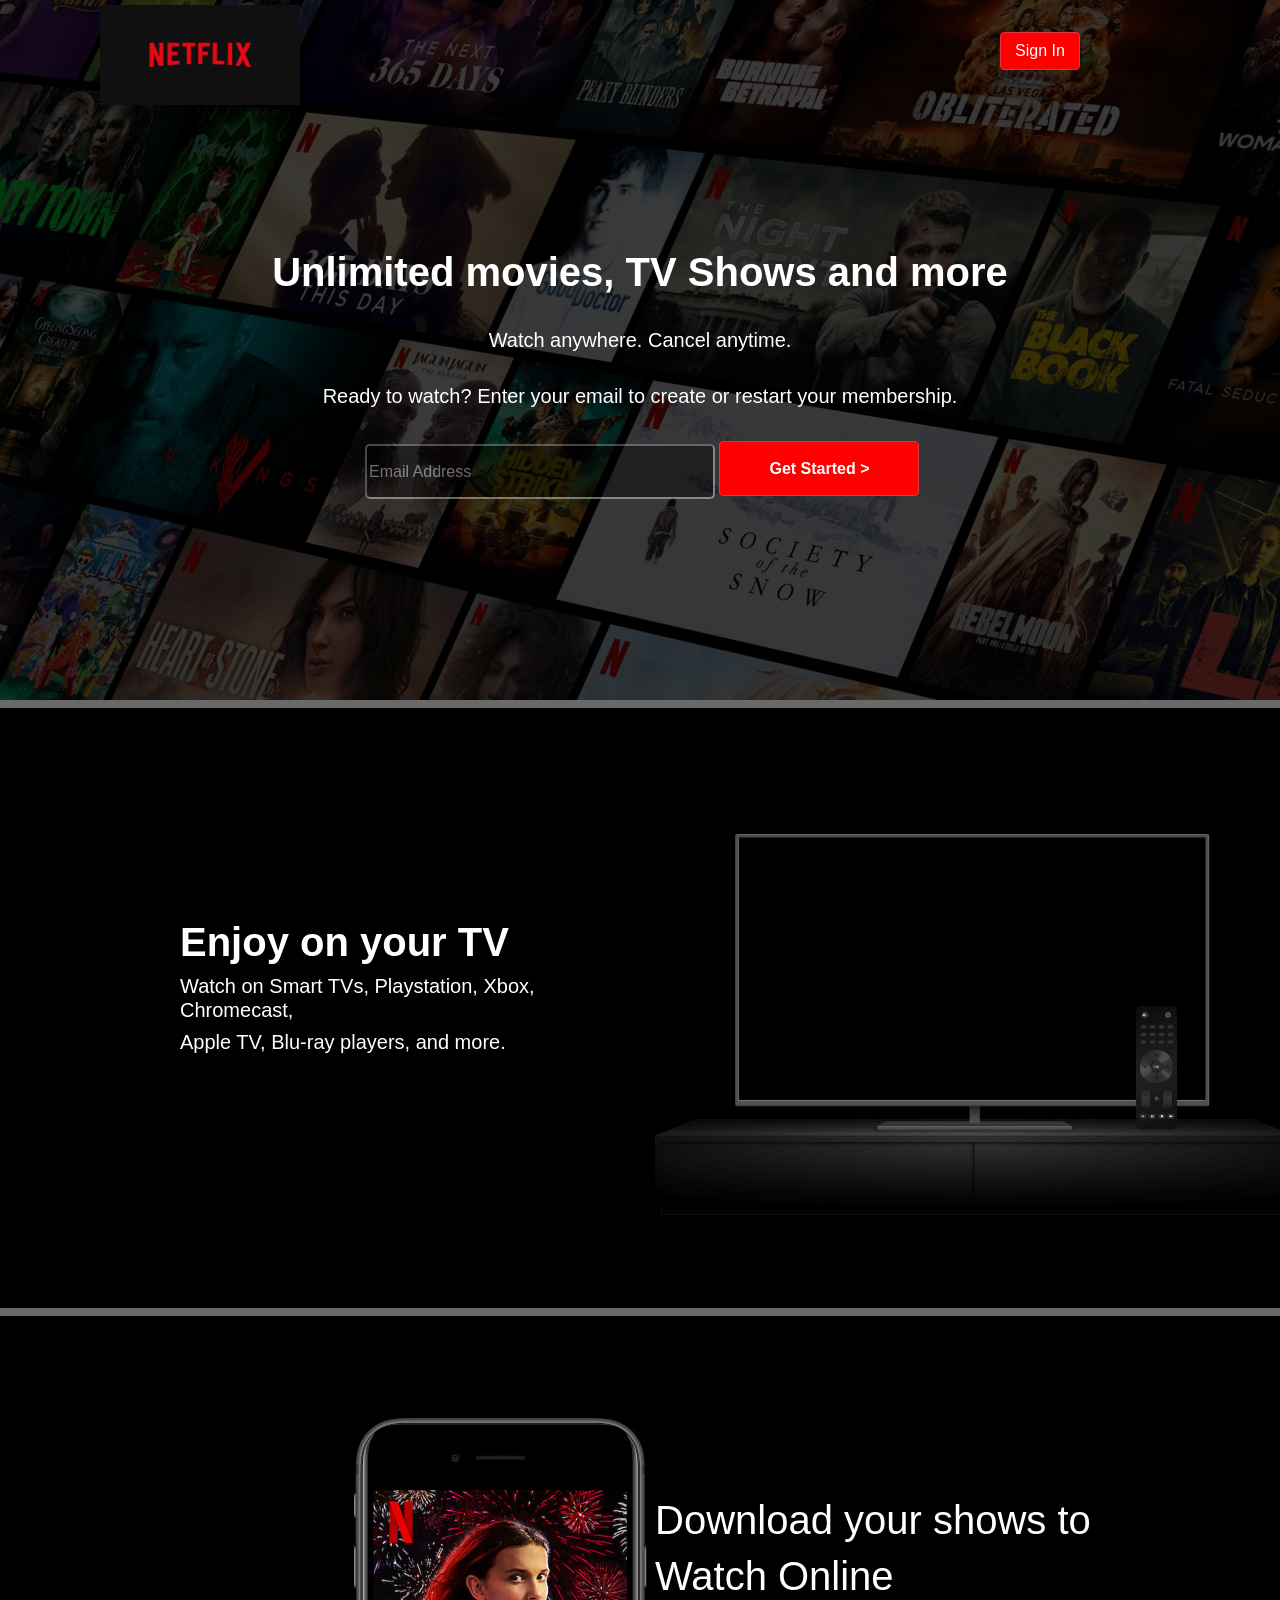
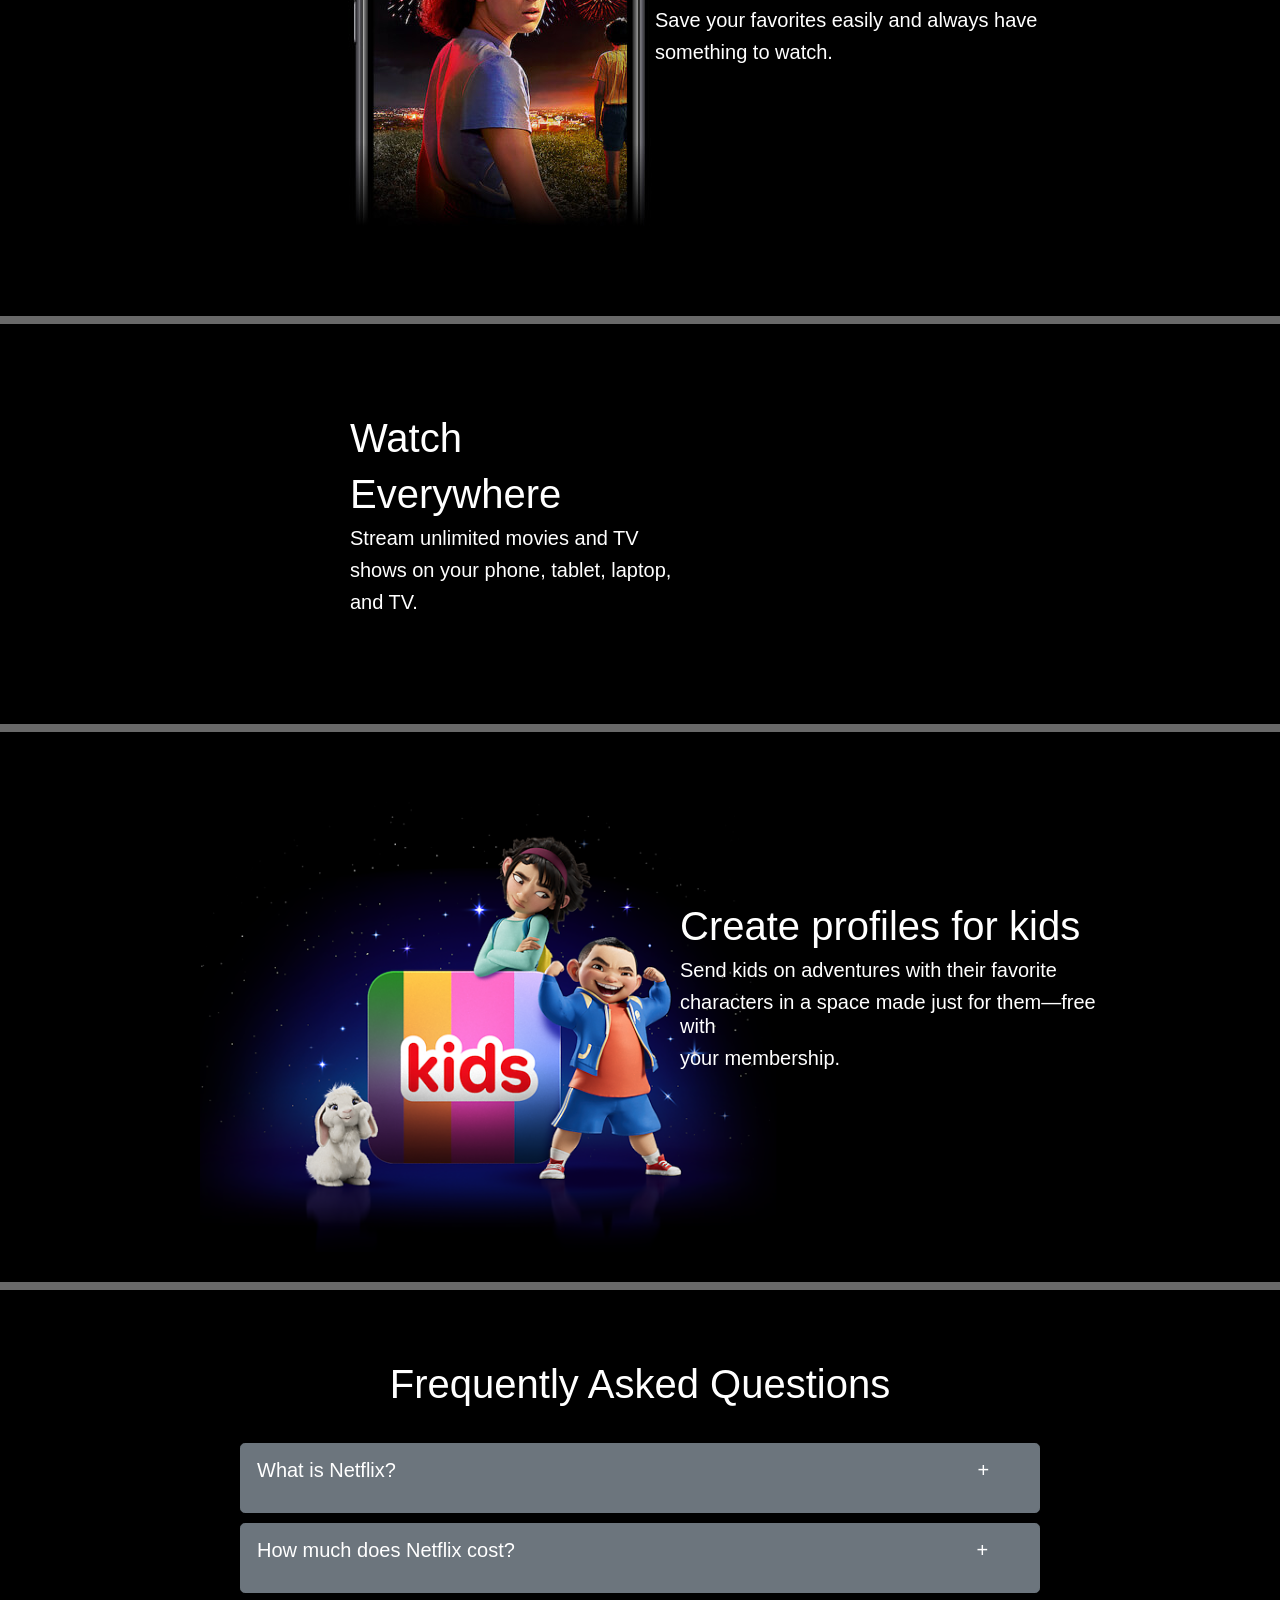
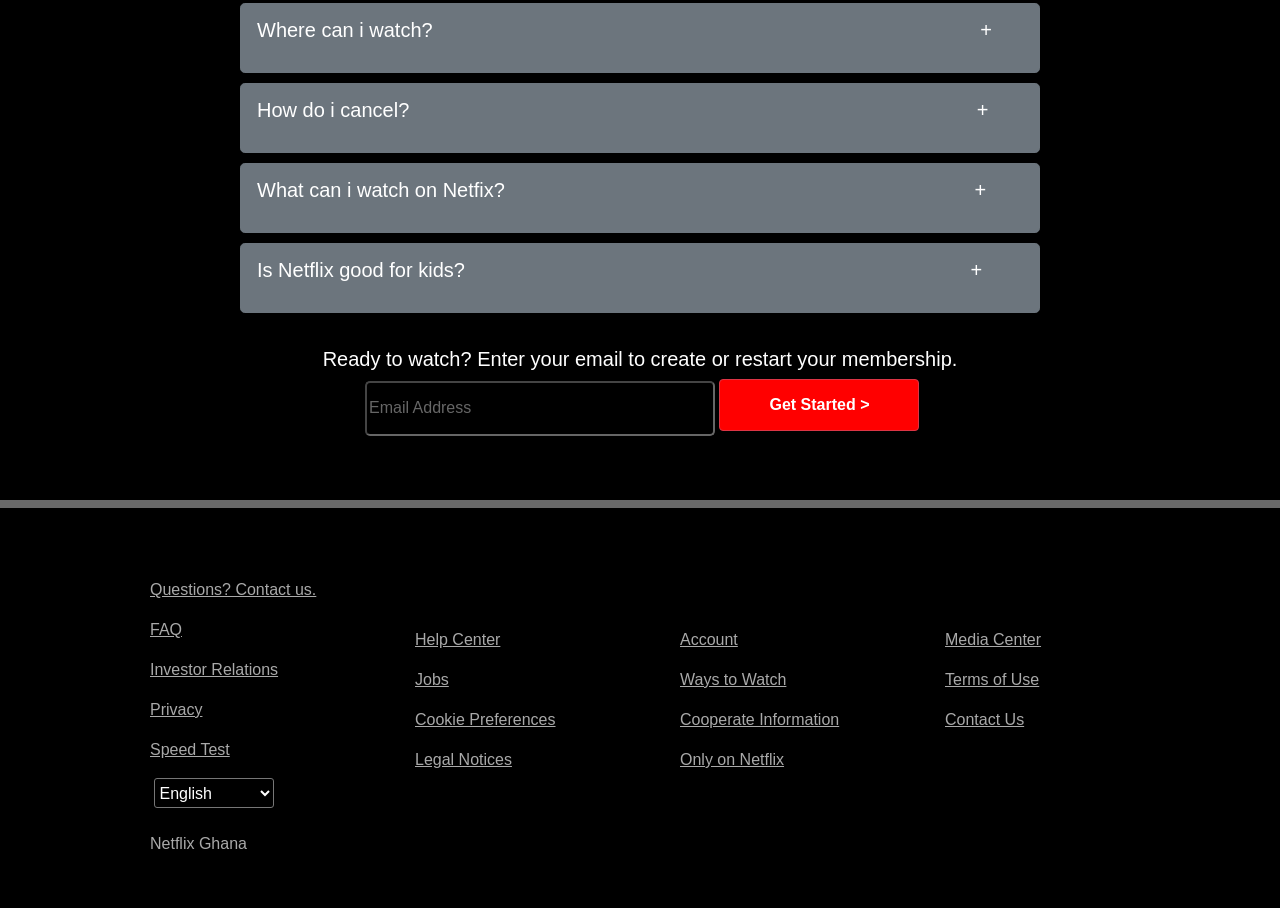
<file: index.html>
<!DOCTYPE html>
<html lang="en">

<head>
    <meta charset="UTF-8">
    <meta name="viewport" content="width=device-width, initial-scale=1.0">
    <title>NetFlix Clone</title>
    <link rel="stylesheet" type="text/css" href="css/bootstrap.css">
    <link rel="stylesheet" type="text/css" href="netflixclone.css">
</head>

<body>

    <div class="background-image">
        <!-- Just an image -->
        <div class="nav-content">
            <nav class="navbar logo-brand ">
                <a class="navbar-brand" href="#">
                    <img src="Images/netflix.jpg" width="200" height="100" alt="">
                </a>

                <ul class="navbar-nav ml-auto">
                    <li class="nav-item">
                        <button type="button" class="btn btn-danger mb-2 sign-in">Sign In</button>
                    </li>
                </ul>
            </nav>


            <div class="for-writings">
                <h1><strong style="color: white;">Unlimited movies, TV Shows and more</strong></h1></br>
                <h5> Watch anywhere. Cancel anytime.</h5></br>
                <h5>Ready to watch? Enter your email to create or restart your membership.</h5></br>

                <form id="email-butt">
                    <div>
                        <label for="email" id="form-butt"></label>
                        <input type="email" id="email" name="email" placeholder="Email Address" class="email" required>
                        <button type="button" class="btn btn-danger mb-2" style="width: 200px; height: 55px;"><strong>
                                Get Started ></strong>
                        </button>
                    </div>
                </form>
            </div>
        </div>
    </div>

    <!-- for tiny ash container -->
    <div class=" container-fluid ash-background">
        <div class="row"></div>
        <div class="col-md-12"></div>
    </div>

    <!-- for flat screen and content -->
    <div class="row all">
        <div class="col-md-6 left-writeup">
            <h1 style="margin-top: 180px; font-size: 2.5rem;"><strong>Enjoy on your TV</strong></h1>
            <h5>Watch on Smart TVs, Playstation, Xbox, Chromecast,</h5>
            <h5>Apple TV, Blu-ray players, and more.</h5>
        </div>
        <div class="col-md-6 tv-img">
            <img src="Images/tv.png" alt="tv-image">
        </div>
    </div>

    <!-- for tiny ash container -->
    <div class=" container-fluid ash-background">
        <div class="row"></div>
        <div class="col-md-12"></div>
    </div>


    <!-- For side-eye and content -->
    <div class="row all">
        <div class="col-md-6">
            <img src="Images/mobile-0819.jpg" alt="mobile">
        </div>
        <div class="col-md-6 side-eye">
            <h1>Download your shows to</h1>
            <h1>Watch Online</h1>
            <h5>Save your favorites easily and always have</h5>
            <h5>something to watch.</h5>
        </div>
    </div>

    <!-- for tiny ash container -->
    <div class=" container-fluid ash-background">
        <div class="row"></div>
        <div class="col-md-12"></div>
    </div>


    <!-- for div without container -->
    <div class="row with-cont">
        <div class="col-md-6">
            <h1>Watch</h1>
            <h1>Everywhere</h1>
            <h5>Stream unlimited movies and TV</h5>
            <h5>shows on your phone, tablet, laptop,</h5>
            <h5>and TV.</h5>
        </div>
        <div class="col-md-6"></div>
    </div>


    <!-- for tiny ash container -->
    <div class=" container-fluid ash-background">
        <div class="row"></div>
        <div class="col-md-12"></div>
    </div>


    <!-- For kids photo and content -->
    <div class="row kids-photo">
        <div class="col-md-6">
            <img src="Images/AAAABejKYujIIDQciqmGJJ8BtXkYKKTi5jiqexltvN1YmvXYIfX8B9CYwooUSIzOKneblRFthZAFsYLMgKMyNfeHwk16DmEkpIIcb6A3.png"
                style="height: 450px;">
        </div>
        <div class="col-md-6 cont-unKids">
            <h1>Create profiles for kids</h1>
            <h5>Send kids on adventures with their favorite</h5>
            <h5>characters in a space made just for them—free with</h5>
            <h5>your membership.</h5>
        </div>
    </div>


    <!-- for tiny ash container -->
    <div class=" container-fluid ash-background">
        <div class="row"></div>
        <div class="col-md-12"></div>
    </div>


    <!-- For Last div -->
    <div class="row last-div">
        <div class="col-md-12">
            <h1 id="faq">Frequently Asked Questions</h1>

            <!-- for collapsed buttons -->

            <!-- First collapsed button -->
            <button class="btn btn-secondary btn-lg" type="button" data-toggle="collapse" data-target="#question1"
                aria-expanded="false" aria-controls="question1">
                <p class="butt-text">What is Netflix?<span class="plus" style="padding-left: 576px;"> + </span></p>
            </button>
            <div class="collapse" id="question1">
                <div class="card card-body">
                    <h4>Netflix is a streaming service that offers a wide variety of award-winning TV shows, movies,
                        anime,<br>
                        documentaries, and more on thousands of internet-connected devices.<br>
                        You can watch as much as you want, whenever you want without a single commercial – all for one
                        low<br>
                        monthly price. There's always something new to discover and new TV shows and movies are
                        added<br>
                        every week!</h4>
                </div>
            </div>

            <!-- Second collapsed button -->
            <button class="btn btn-secondary btn-lg" type="button" data-toggle="collapse" data-target="#question2"
                aria-expanded="false" aria-controls="question2">
                <p class="butt-text">How much does Netflix cost?<span class="plus" style="padding-left: 456px;"> +
                    </span></p>
            </button>
            <div class="collapse" id="question2">
                <div class="card card-body">
                    <h4>Watch Netflix on your smartphone, tablet, Smart TV, laptop, or streaming device, all for one
                        fixed<br>
                        monthly fee. Plans range from US$2.99 to US$9.99 a month. No extra costs, no contracts.<br></h4>
                </div>
            </div>

            <!-- Third collapsed button -->
            <button class="btn btn-secondary btn-lg" type="button" data-toggle="collapse" data-target="#question3"
                aria-expanded="false" aria-controls="question3">
                <p class="butt-text">Where can i watch?<span class="plus" style="padding-left: 542px;"> + </span></p>
            </button>
            <div class="collapse" id="question3">
                <div class="card card-body">
                    <h4>Watch anywhere, anytime. Sign in with your Netflix account to watch instantly on the web at
                        netflix.com<br>
                        from your personal computer or on any internet-connected device that offers the Netflix app,
                        including<br>
                        smart TVs, smartphones, tablets, streaming media players and game consoles.<br>
                        You can also download your favorite shows with the iOS, Android, or Windows 10 app. Use
                        downloads<br>
                        to watch while you're on the go and without an internet connection. Take Netflix with you
                        anywhere.</h4>
                </div>
            </div>

            <!-- Fourth collapsed button -->
            <button class="btn btn-secondary btn-lg" type="button" data-toggle="collapse" data-target="#question4"
                aria-expanded="false" aria-controls="question4">
                <p class="butt-text">How do i cancel?<span class="plus" style="padding-left: 562px;"> + </span></p>
            </button>
            <div class="collapse" id="question4">
                <div class="card card-body">
                    <h4>Netflix is flexible. There are no pesky contracts and no commitments. You can easily cancel
                        your<br>
                        account online in two clicks. There are no cancellation fees – start or stop your account
                        anytime.</h4>
                </div>
            </div>


            <!-- Fifth collapsed button -->
            <button class="btn btn-secondary btn-lg" type="button" data-toggle="collapse" data-target="#question5"
                aria-expanded="false" aria-controls="question5">
                <p class="butt-text">What can i watch on Netfix?<span class="plus" style="padding-left: 464px;"> +
                    </span></p>
            </button>
            <div class="collapse" id="question5">
                <div class="card card-body">
                    <h4>Netflix has an extensive library of feature films, documentaries, TV shows, anime,
                        award-winning<br>
                        Netflix originals, and more. Watch as much as you want, anytime you want.<br>
                </div>
            </div>


            <!-- Sixth collapsed button -->
            <button class="btn btn-secondary btn-lg" type="button" data-toggle="collapse" data-target="#question6"
                aria-expanded="false" aria-controls="question6">
                <p class="butt-text">Is Netflix good for kids?<span class="plus" style="padding-left: 500px;"> + </span>
                </p>
            </button>
            <div class="collapse" id="question6">
                <div class="card card-body">
                    <h4>The Netflix Kids experience is included in your membership to give parents control while kids
                        enjoy<br>
                        family-friendly TV shows and movies in their own space.<br>
                        Kids profiles come with PIN-protected parental controls that let you restrict the maturity
                        rating of<br>
                        content kids can watch and block specific titles you don’t want kids to see.<br>
                </div>
            </div><br></br>

            <!-- Continuation after collapsed buttons -->
            <h5>Ready to watch? Enter your email to create or restart your membership.</h5>
            <form>
                <label for="email"></label>
                <input type="email" id="email" name="email" placeholder="Email Address" class="email">
                <button type="button" class="btn btn-danger mb-2" style="width: 200px; height: 52px;"><strong>Get
                        Started ></strong> </button>
            </form>
        </div>
    </div>


    <!-- for tiny ash container -->
    <div class=" container-fluid ash-background">
        <div class="row"></div>
        <div class="col-md-12"></div>
    </div>


    <!-- Div for footer -->
    <div class="row footer">
        <div class="col-md-3">
            <p><a href="#" style="color: darkgrey">Questions? Contact us.</a></p>
            <p><a href="#" style="color: darkgrey">FAQ</a></p>
            <p><a href="#" style="color: darkgrey">Investor Relations</a></p>
            <p><a href="#" style="color: darkgrey">Privacy</a></p>
            <p><a href="#" style="color: darkgrey">Speed Test</a></p>
            <label for="languages"></label>
            <select id="English" name="languages">
                <option>English</option>
            </select><br></br>
            <p id="SP" style="text-decoration: none;">Netflix Ghana</p>

        </div>
        <div class="col-md-3 sec-col">
            <p><a href="#" style="color: darkgrey">Help Center</a></p>
            <p><a href="#" style="color: darkgrey">Jobs</a></p>
            <p><a href="#" style="color: darkgrey">Cookie Preferences</a></p>
            <p><a href="#" style="color: darkgrey">Legal Notices</a></p>
        </div>
        <div class="col-md-3 thi-col">
            <p><a href="#" style="color: darkgrey">Account</a></p>
            <p><a href="#" style="color: darkgrey">Ways to Watch</a></p>
            <p><a href="#" style="color: darkgrey">Cooperate Information</a></p>
            <p><a href="#" style="color: darkgrey">Only on Netflix</a></p>
        </div>
        <div class="col-md-3 for-col">
            <p><a href="#" style="color: darkgrey">Media Center</a></p>
            <p><a href="#" style="color: darkgrey">Terms of Use</a></p>
            <p><a href="#" style="color: darkgrey">Contact Us</a></p>
        </div>
    </div>










    <script type="text/javascript" src="js/jquery-3.6.1.min.js"></script>
    <script src="https://cdnjs.cloudflare.com/ajax/libs/popper.js/1.12.3/umd/popper.min.js"></script>
    <script type="text/javascript" src="js/bootstrap.min.js"></script>
</body>

</html>
</file>
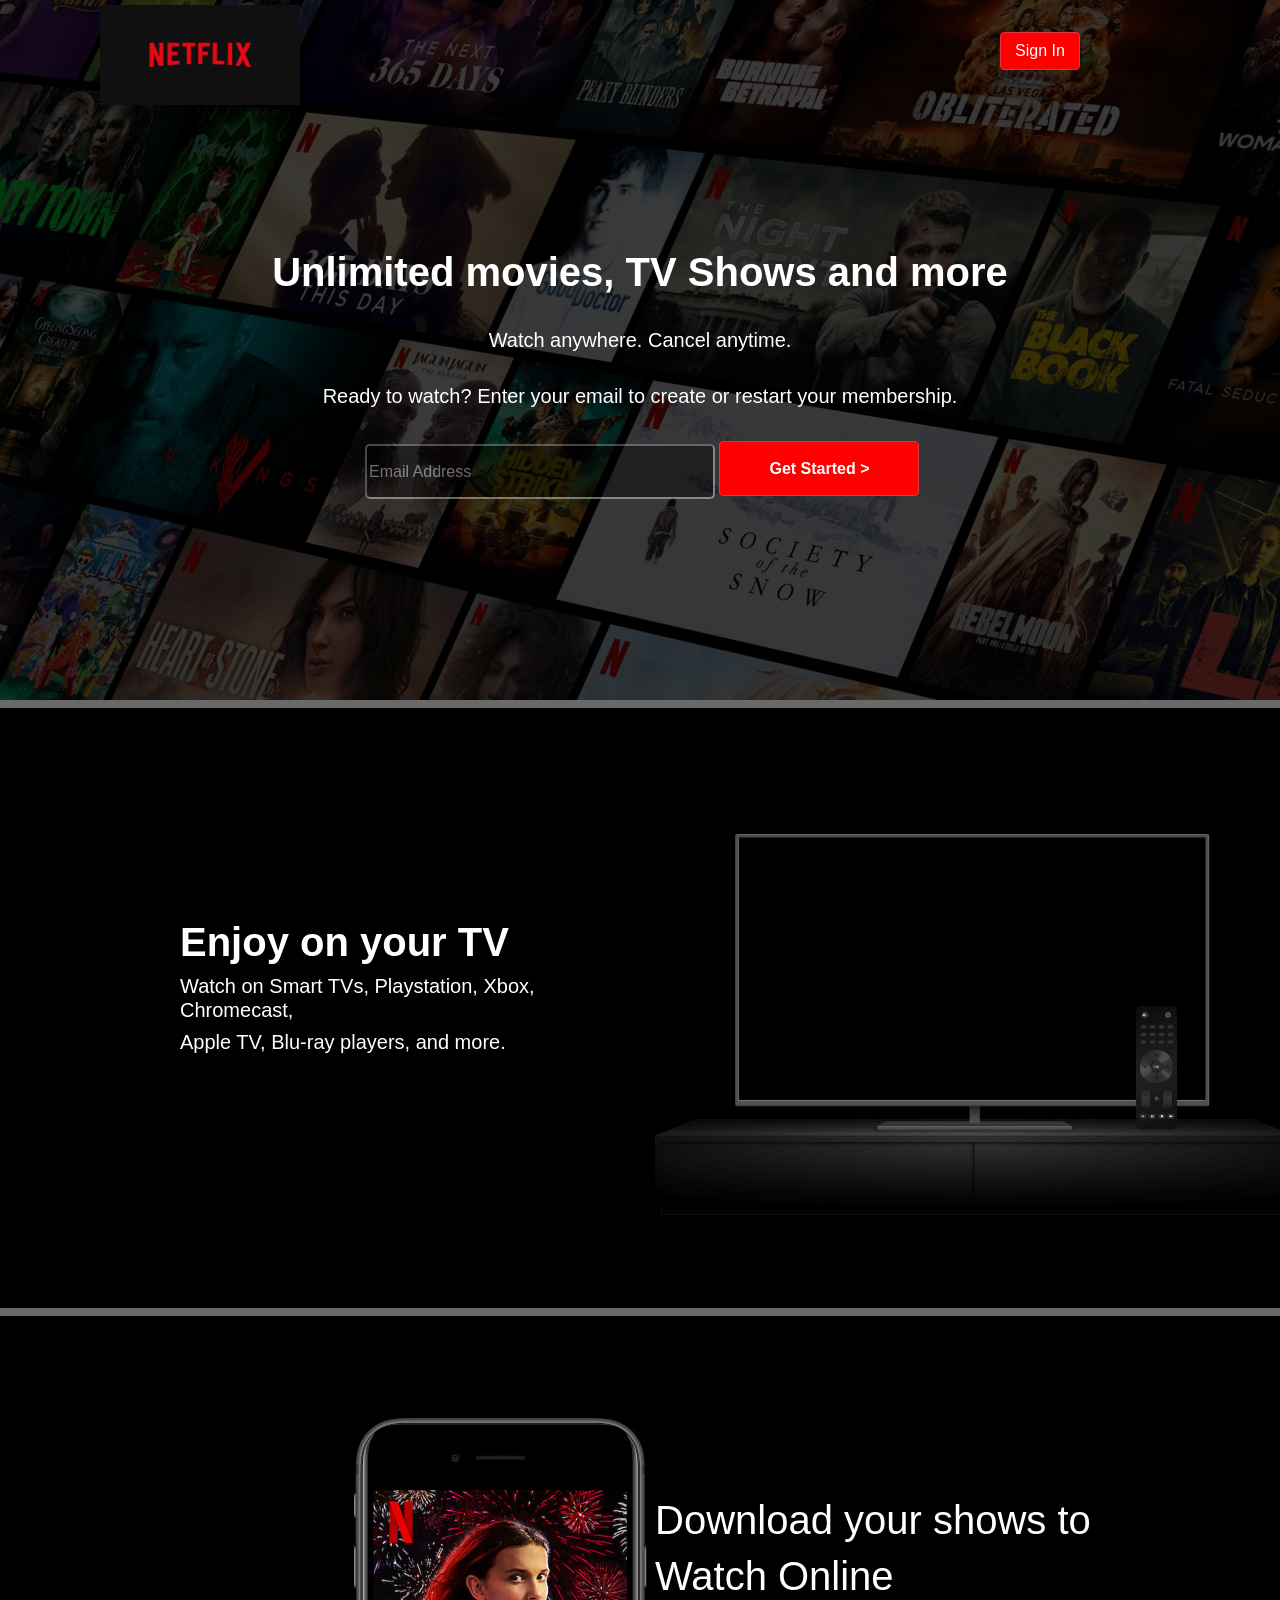
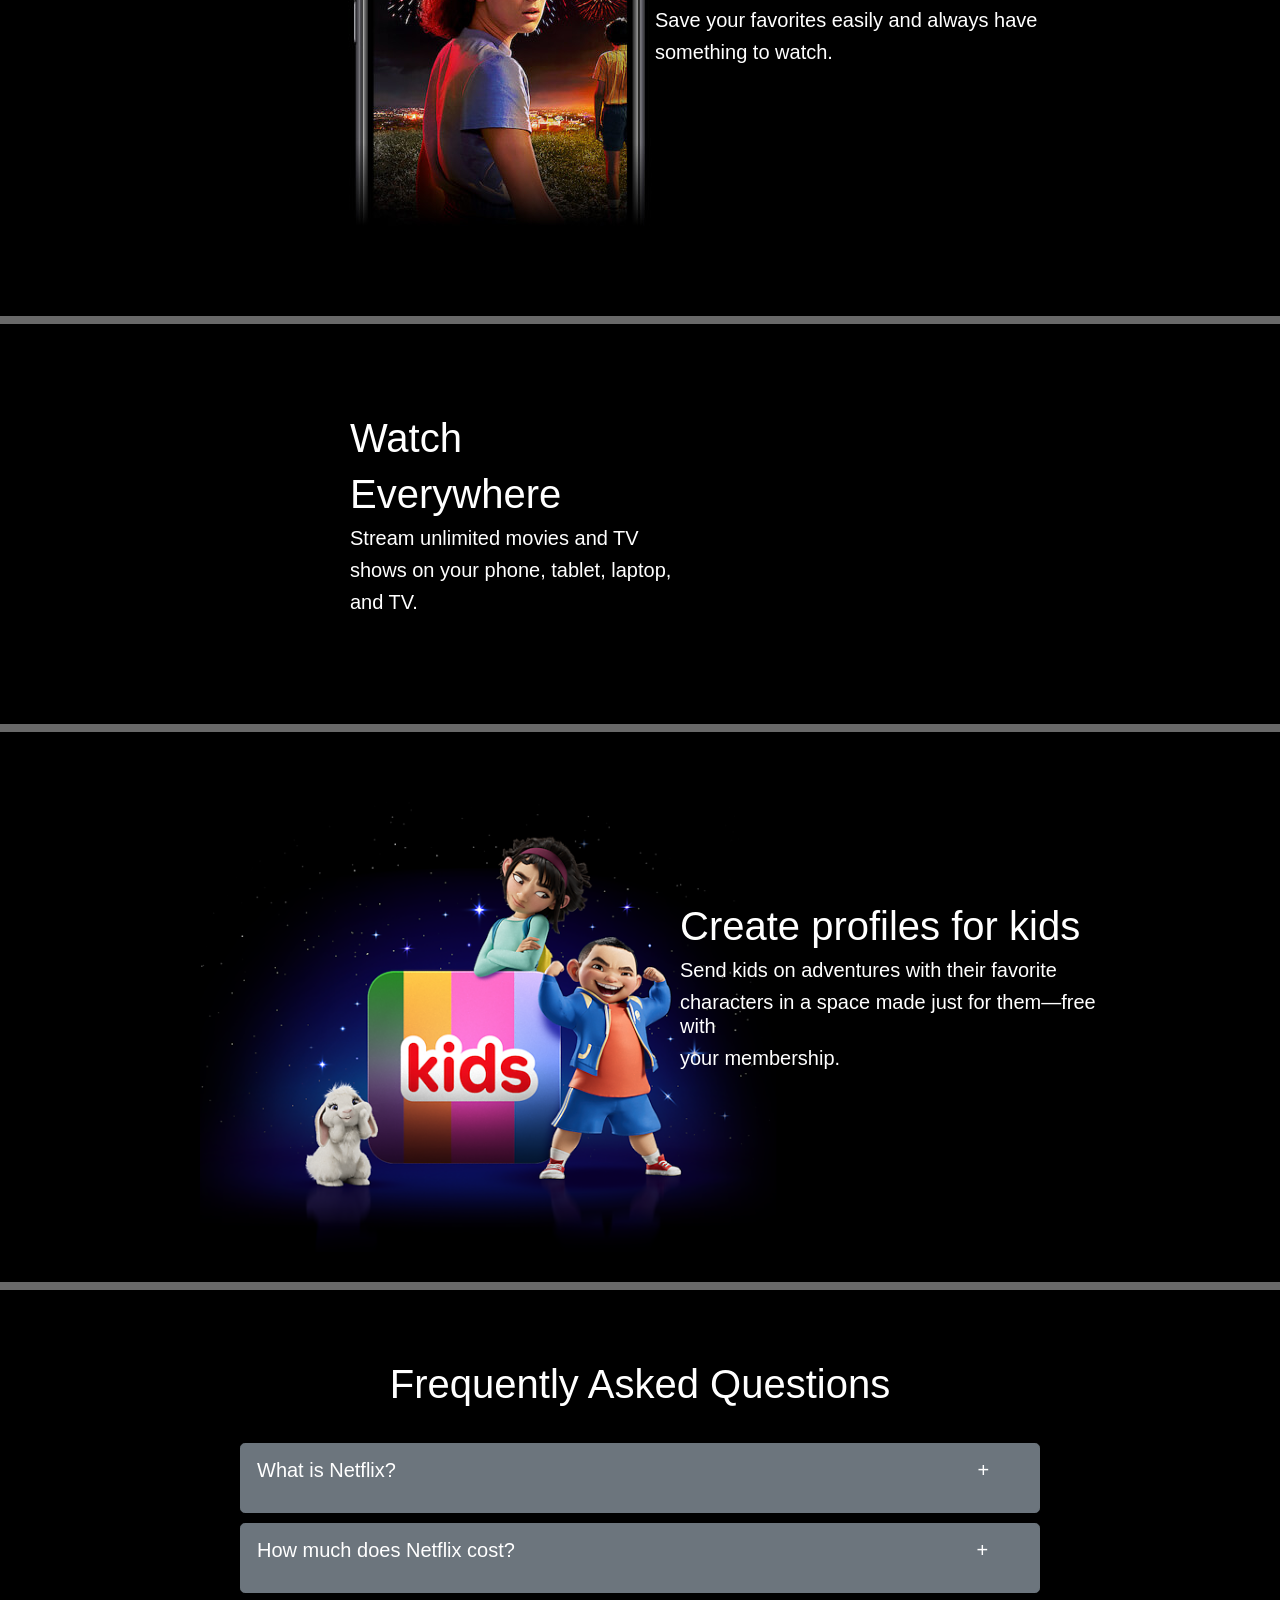
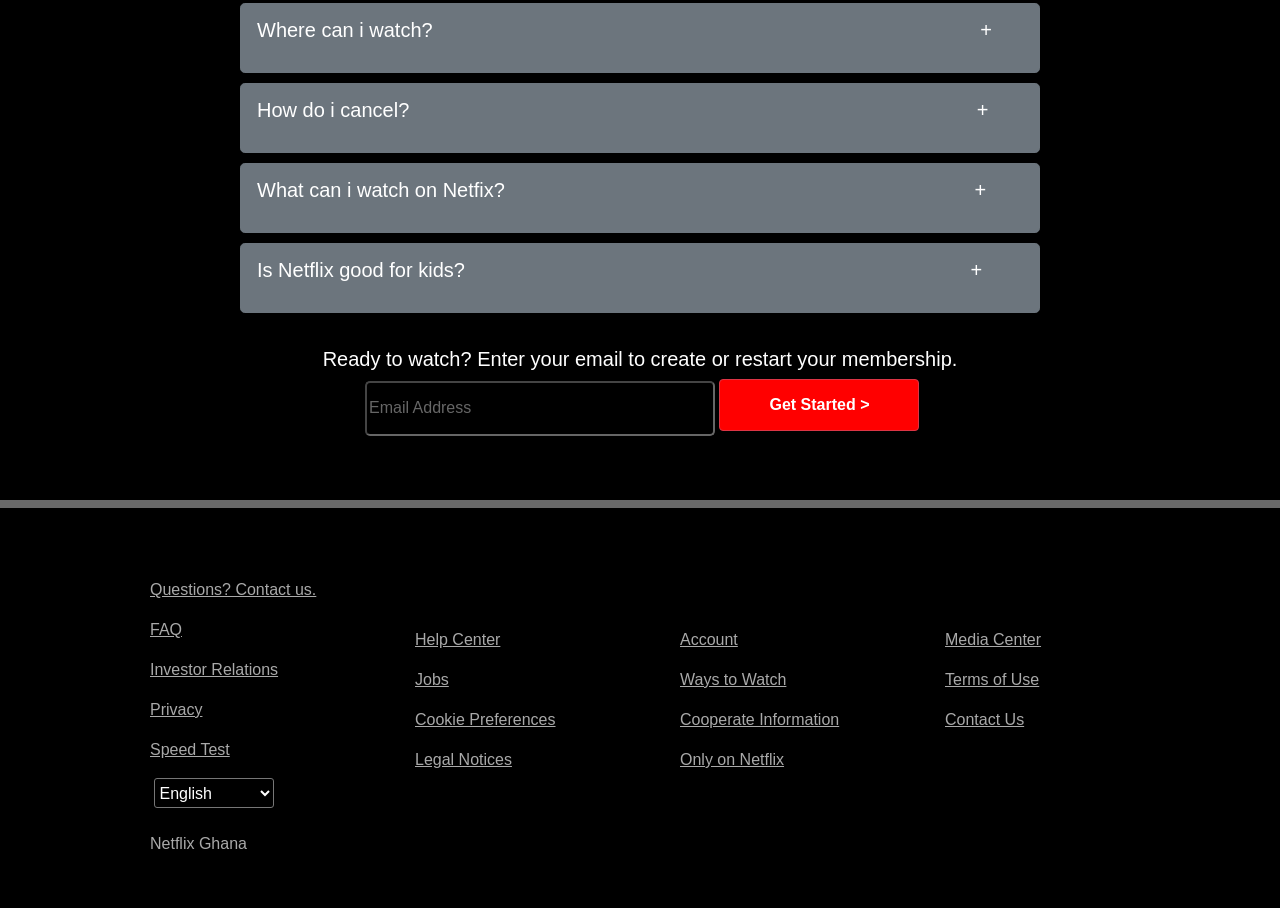
<file: netflixclone.html>
<!DOCTYPE html>
<html lang="en">

<head>
    <meta charset="UTF-8">
    <meta name="viewport" content="width=device-width, initial-scale=1.0">
    <title>NetFlix Clone</title>
    <link rel="stylesheet" type="text/css" href="css/bootstrap.css">
    <link rel="stylesheet" type="text/css" href="netflixclone.css">
</head>

<body>

    <div class="background-image">
        <!-- Just an image -->
        <div class="nav-content">
            <nav class="navbar logo-brand ">
                <a class="navbar-brand" href="#">
                    <img src="Images/netflix.jpg" width="200" height="100" alt="">
                </a>

                <ul class="navbar-nav ml-auto">
                    <li class="nav-item">
                        <button type="button" class="btn btn-danger mb-2 sign-in">Sign In</button>
                    </li>
                </ul>
            </nav>


            <div class="for-writings">
                <h1><strong style="color: white;">Unlimited movies, TV Shows and more</strong></h1></br>
                <h5> Watch anywhere. Cancel anytime.</h5></br>
                <h5>Ready to watch? Enter your email to create or restart your membership.</h5></br>

                <form id="email-butt">
                    <div>
                        <label for="email" id="form-butt"></label>
                        <input type="email" id="email" name="email" placeholder="Email Address" class="email" required>
                        <button type="button" class="btn btn-danger mb-2" style="width: 200px; height: 55px;"><strong>
                                Get Started ></strong>
                        </button>
                    </div>
                </form>
            </div>
        </div>
    </div>

    <!-- for tiny ash container -->
    <div class=" container-fluid ash-background">
        <div class="row"></div>
        <div class="col-md-12"></div>
    </div>

    <!-- for flat screen and content -->
    <div class="row all">
        <div class="col-md-6 left-writeup">
            <h1 style="margin-top: 180px; font-size: 2.5rem;"><strong>Enjoy on your TV</strong></h1>
            <h5>Watch on Smart TVs, Playstation, Xbox, Chromecast,</h5>
            <h5>Apple TV, Blu-ray players, and more.</h5>
        </div>
        <div class="col-md-6 tv-img">
            <img src="Images/tv.png" alt="tv-image">
        </div>
    </div>

    <!-- for tiny ash container -->
    <div class=" container-fluid ash-background">
        <div class="row"></div>
        <div class="col-md-12"></div>
    </div>


    <!-- For side-eye and content -->
    <div class="row all">
        <div class="col-md-6">
            <img src="Images/mobile-0819.jpg" alt="mobile">
        </div>
        <div class="col-md-6 side-eye">
            <h1>Download your shows to</h1>
            <h1>Watch Online</h1>
            <h5>Save your favorites easily and always have</h5>
            <h5>something to watch.</h5>
        </div>
    </div>

    <!-- for tiny ash container -->
    <div class=" container-fluid ash-background">
        <div class="row"></div>
        <div class="col-md-12"></div>
    </div>


    <!-- for div without container -->
    <div class="row with-cont">
        <div class="col-md-6">
            <h1>Watch</h1>
            <h1>Everywhere</h1>
            <h5>Stream unlimited movies and TV</h5>
            <h5>shows on your phone, tablet, laptop,</h5>
            <h5>and TV.</h5>
        </div>
        <div class="col-md-6"></div>
    </div>


    <!-- for tiny ash container -->
    <div class=" container-fluid ash-background">
        <div class="row"></div>
        <div class="col-md-12"></div>
    </div>


    <!-- For kids photo and content -->
    <div class="row kids-photo">
        <div class="col-md-6">
            <img src="Images/AAAABejKYujIIDQciqmGJJ8BtXkYKKTi5jiqexltvN1YmvXYIfX8B9CYwooUSIzOKneblRFthZAFsYLMgKMyNfeHwk16DmEkpIIcb6A3.png"
                style="height: 450px;">
        </div>
        <div class="col-md-6 cont-unKids">
            <h1>Create profiles for kids</h1>
            <h5>Send kids on adventures with their favorite</h5>
            <h5>characters in a space made just for them—free with</h5>
            <h5>your membership.</h5>
        </div>
    </div>


    <!-- for tiny ash container -->
    <div class=" container-fluid ash-background">
        <div class="row"></div>
        <div class="col-md-12"></div>
    </div>


    <!-- For Last div -->
    <div class="row last-div">
        <div class="col-md-12">
            <h1 id="faq">Frequently Asked Questions</h1>

            <!-- for collapsed buttons -->

            <!-- First collapsed button -->
            <button class="btn btn-secondary btn-lg" type="button" data-toggle="collapse" data-target="#question1"
                aria-expanded="false" aria-controls="question1">
                <p class="butt-text">What is Netflix?<span class="plus" style="padding-left: 576px;"> + </span></p>
            </button>
            <div class="collapse" id="question1">
                <div class="card card-body">
                    <h4>Netflix is a streaming service that offers a wide variety of award-winning TV shows, movies,
                        anime,<br>
                        documentaries, and more on thousands of internet-connected devices.<br>
                        You can watch as much as you want, whenever you want without a single commercial – all for one
                        low<br>
                        monthly price. There's always something new to discover and new TV shows and movies are
                        added<br>
                        every week!</h4>
                </div>
            </div>

            <!-- Second collapsed button -->
            <button class="btn btn-secondary btn-lg" type="button" data-toggle="collapse" data-target="#question2"
                aria-expanded="false" aria-controls="question2">
                <p class="butt-text">How much does Netflix cost?<span class="plus" style="padding-left: 456px;"> +
                    </span></p>
            </button>
            <div class="collapse" id="question2">
                <div class="card card-body">
                    <h4>Watch Netflix on your smartphone, tablet, Smart TV, laptop, or streaming device, all for one
                        fixed<br>
                        monthly fee. Plans range from US$2.99 to US$9.99 a month. No extra costs, no contracts.<br></h4>
                </div>
            </div>

            <!-- Third collapsed button -->
            <button class="btn btn-secondary btn-lg" type="button" data-toggle="collapse" data-target="#question3"
                aria-expanded="false" aria-controls="question3">
                <p class="butt-text">Where can i watch?<span class="plus" style="padding-left: 542px;"> + </span></p>
            </button>
            <div class="collapse" id="question3">
                <div class="card card-body">
                    <h4>Watch anywhere, anytime. Sign in with your Netflix account to watch instantly on the web at
                        netflix.com<br>
                        from your personal computer or on any internet-connected device that offers the Netflix app,
                        including<br>
                        smart TVs, smartphones, tablets, streaming media players and game consoles.<br>
                        You can also download your favorite shows with the iOS, Android, or Windows 10 app. Use
                        downloads<br>
                        to watch while you're on the go and without an internet connection. Take Netflix with you
                        anywhere.</h4>
                </div>
            </div>

            <!-- Fourth collapsed button -->
            <button class="btn btn-secondary btn-lg" type="button" data-toggle="collapse" data-target="#question4"
                aria-expanded="false" aria-controls="question4">
                <p class="butt-text">How do i cancel?<span class="plus" style="padding-left: 562px;"> + </span></p>
            </button>
            <div class="collapse" id="question4">
                <div class="card card-body">
                    <h4>Netflix is flexible. There are no pesky contracts and no commitments. You can easily cancel
                        your<br>
                        account online in two clicks. There are no cancellation fees – start or stop your account
                        anytime.</h4>
                </div>
            </div>


            <!-- Fifth collapsed button -->
            <button class="btn btn-secondary btn-lg" type="button" data-toggle="collapse" data-target="#question5"
                aria-expanded="false" aria-controls="question5">
                <p class="butt-text">What can i watch on Netfix?<span class="plus" style="padding-left: 464px;"> +
                    </span></p>
            </button>
            <div class="collapse" id="question5">
                <div class="card card-body">
                    <h4>Netflix has an extensive library of feature films, documentaries, TV shows, anime,
                        award-winning<br>
                        Netflix originals, and more. Watch as much as you want, anytime you want.<br>
                </div>
            </div>


            <!-- Sixth collapsed button -->
            <button class="btn btn-secondary btn-lg" type="button" data-toggle="collapse" data-target="#question6"
                aria-expanded="false" aria-controls="question6">
                <p class="butt-text">Is Netflix good for kids?<span class="plus" style="padding-left: 500px;"> + </span>
                </p>
            </button>
            <div class="collapse" id="question6">
                <div class="card card-body">
                    <h4>The Netflix Kids experience is included in your membership to give parents control while kids
                        enjoy<br>
                        family-friendly TV shows and movies in their own space.<br>
                        Kids profiles come with PIN-protected parental controls that let you restrict the maturity
                        rating of<br>
                        content kids can watch and block specific titles you don’t want kids to see.<br>
                </div>
            </div><br></br>

            <!-- Continuation after collapsed buttons -->
            <h5>Ready to watch? Enter your email to create or restart your membership.</h5>
            <form>
                <label for="email"></label>
                <input type="email" id="email" name="email" placeholder="Email Address" class="email">
                <button type="button" class="btn btn-danger mb-2" style="width: 200px; height: 52px;"><strong>Get
                        Started ></strong> </button>
            </form>
        </div>
    </div>


    <!-- for tiny ash container -->
    <div class=" container-fluid ash-background">
        <div class="row"></div>
        <div class="col-md-12"></div>
    </div>


    <!-- Div for footer -->
    <div class="row footer">
        <div class="col-md-3">
            <p><a href="#" style="color: darkgrey">Questions? Contact us.</a></p>
            <p><a href="#" style="color: darkgrey">FAQ</a></p>
            <p><a href="#" style="color: darkgrey">Investor Relations</a></p>
            <p><a href="#" style="color: darkgrey">Privacy</a></p>
            <p><a href="#" style="color: darkgrey">Speed Test</a></p>
            <label for="languages"></label>
            <select id="English" name="languages">
                <option>English</option>
            </select><br></br>
            <p id="SP" style="text-decoration: none;">Netflix Ghana</p>

        </div>
        <div class="col-md-3 sec-col">
            <p><a href="#" style="color: darkgrey">Help Center</a></p>
            <p><a href="#" style="color: darkgrey">Jobs</a></p>
            <p><a href="#" style="color: darkgrey">Cookie Preferences</a></p>
            <p><a href="#" style="color: darkgrey">Legal Notices</a></p>
        </div>
        <div class="col-md-3 thi-col">
            <p><a href="#" style="color: darkgrey">Account</a></p>
            <p><a href="#" style="color: darkgrey">Ways to Watch</a></p>
            <p><a href="#" style="color: darkgrey">Cooperate Information</a></p>
            <p><a href="#" style="color: darkgrey">Only on Netflix</a></p>
        </div>
        <div class="col-md-3 for-col">
            <p><a href="#" style="color: darkgrey">Media Center</a></p>
            <p><a href="#" style="color: darkgrey">Terms of Use</a></p>
            <p><a href="#" style="color: darkgrey">Contact Us</a></p>
        </div>
    </div>










    <script type="text/javascript" src="js/jquery-3.6.1.min.js"></script>
    <script src="https://cdnjs.cloudflare.com/ajax/libs/popper.js/1.12.3/umd/popper.min.js"></script>
    <script type="text/javascript" src="js/bootstrap.min.js"></script>
</body>

</html>
</file>
<file: netflixclone.css>
/* body {
    font-family: 'Roboto', sans-serif;
} */

.background-image {
    /* background-image: url('Images/GH-en-20240115-trifectadaily-perspective_alpha_website_large.jpg'); */
    height: 700px;
    border: 3px;
    /* filter: brightness(0.9); */
    position: relative;
    background-color: black;

}

.background-image::before {
    background-image: url('Images/GH-en-20240115-trifectadaily-perspective_alpha_website_large.jpg');
    content: '';
    position: absolute;
    inset: 0;
    opacity: 0.3;
}

.nav-content {
    isolation: isolate;
}

.logo-brand {
    padding-top: 0px;
    padding-left: 100px;
    padding-right: 200px;
}


.for-writings {
    text-align: center;
    color: white;
    margin-top: 130px;
}

#email-butt {
    padding-top: 1px;
}


.form-inline {
    text-align: center;
}

.all {
    height: 600px;
    padding-top: 30px;
    padding-left: 180px;
    padding-right: 180px;
    background-color: black;
    color: white;
}


.email {
    width: 350px;
    height: 55px;
    border-radius: 5px;
    background-color: black;
    opacity: 0.4;
    color: white;
    border-color: white;
}

.mb-2 {
    background-color: red;
}

.sign-in {
    width: 80px;
}

::placeholder {
    color: white;
    border-left: 50px;
}

.ash-background {
    height: 8px;
    background-color: dimgrey;
}

.side-eye {
    margin-top: 150px;
}

.with-cont {
    background-color: black;
    height: 400px;
    padding-top: 90px;
    color: white;
    padding-left: 350px;

}

.kids-photo {
    background-color: black;
    height: 550px;
    padding-top: 70px;
    color: white;
    padding-left: 200px;
    padding-right: 150px;

}

.cont-unKids {
    margin-top: 100px;
}

.last-div {
    text-align: center;
    background-color: black;
    padding-top: 70px;
    color: white;
    height: 810px;
}

#faq {
    margin-bottom: 35px;
}

.footer {
    color: darkgrey;
    background-color: black;
    height: 400px;
    padding-top: 70px;
    padding-left: 150px;
    padding-right: 100px;
}

.sec-col {
    padding-top: 50px;
}

.thi-col {
    padding-top: 50px;
}

.for-col {
    padding-top: 50px;
}

p {
    text-decoration: underline;
}

.btn-lg {
    margin-bottom: 10px;
    width: 800px;
    height: 70px;
    text-align: left;   
}

.butt-text{
    text-decoration: none;
}

.card-body {
    background-color: black;
}

#English {
    background-color: black;
    color: white;
    width: 120px;
    height: 30px;
    border-radius: 3px;
}
</file>
